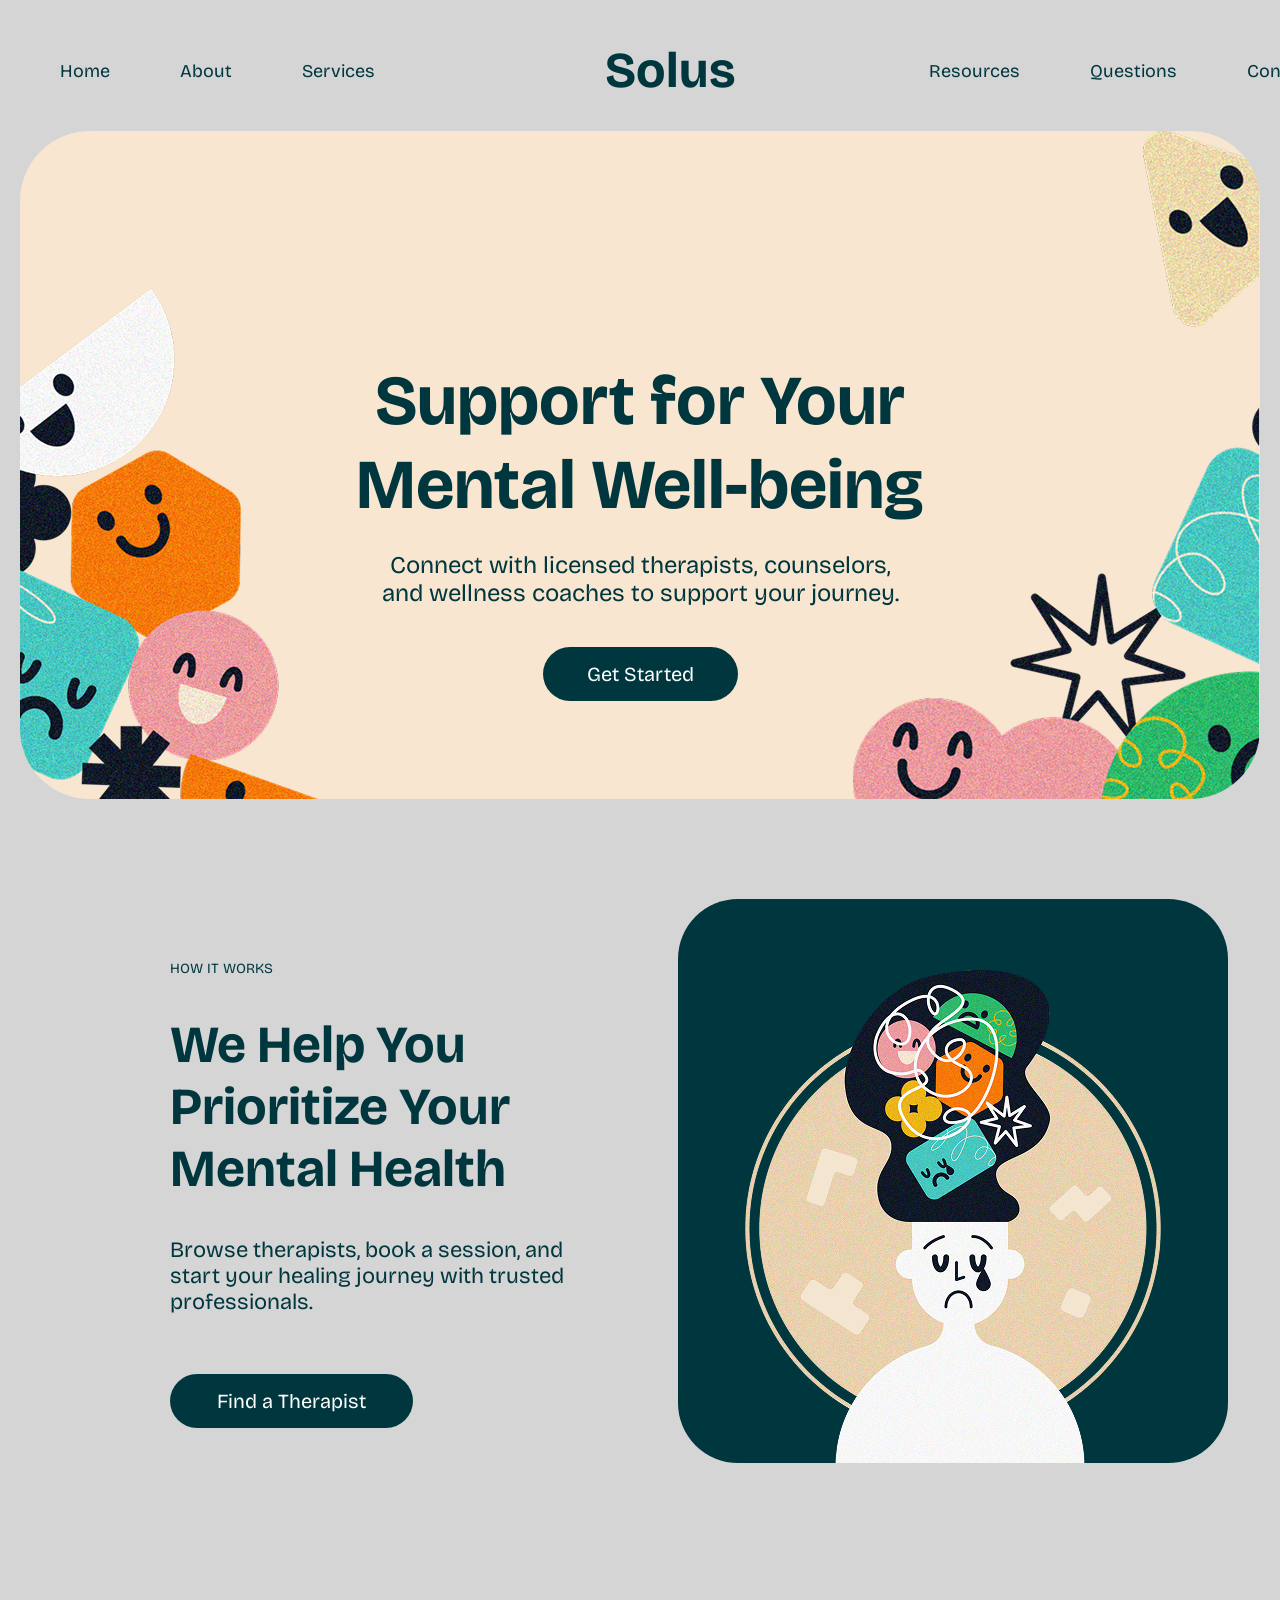
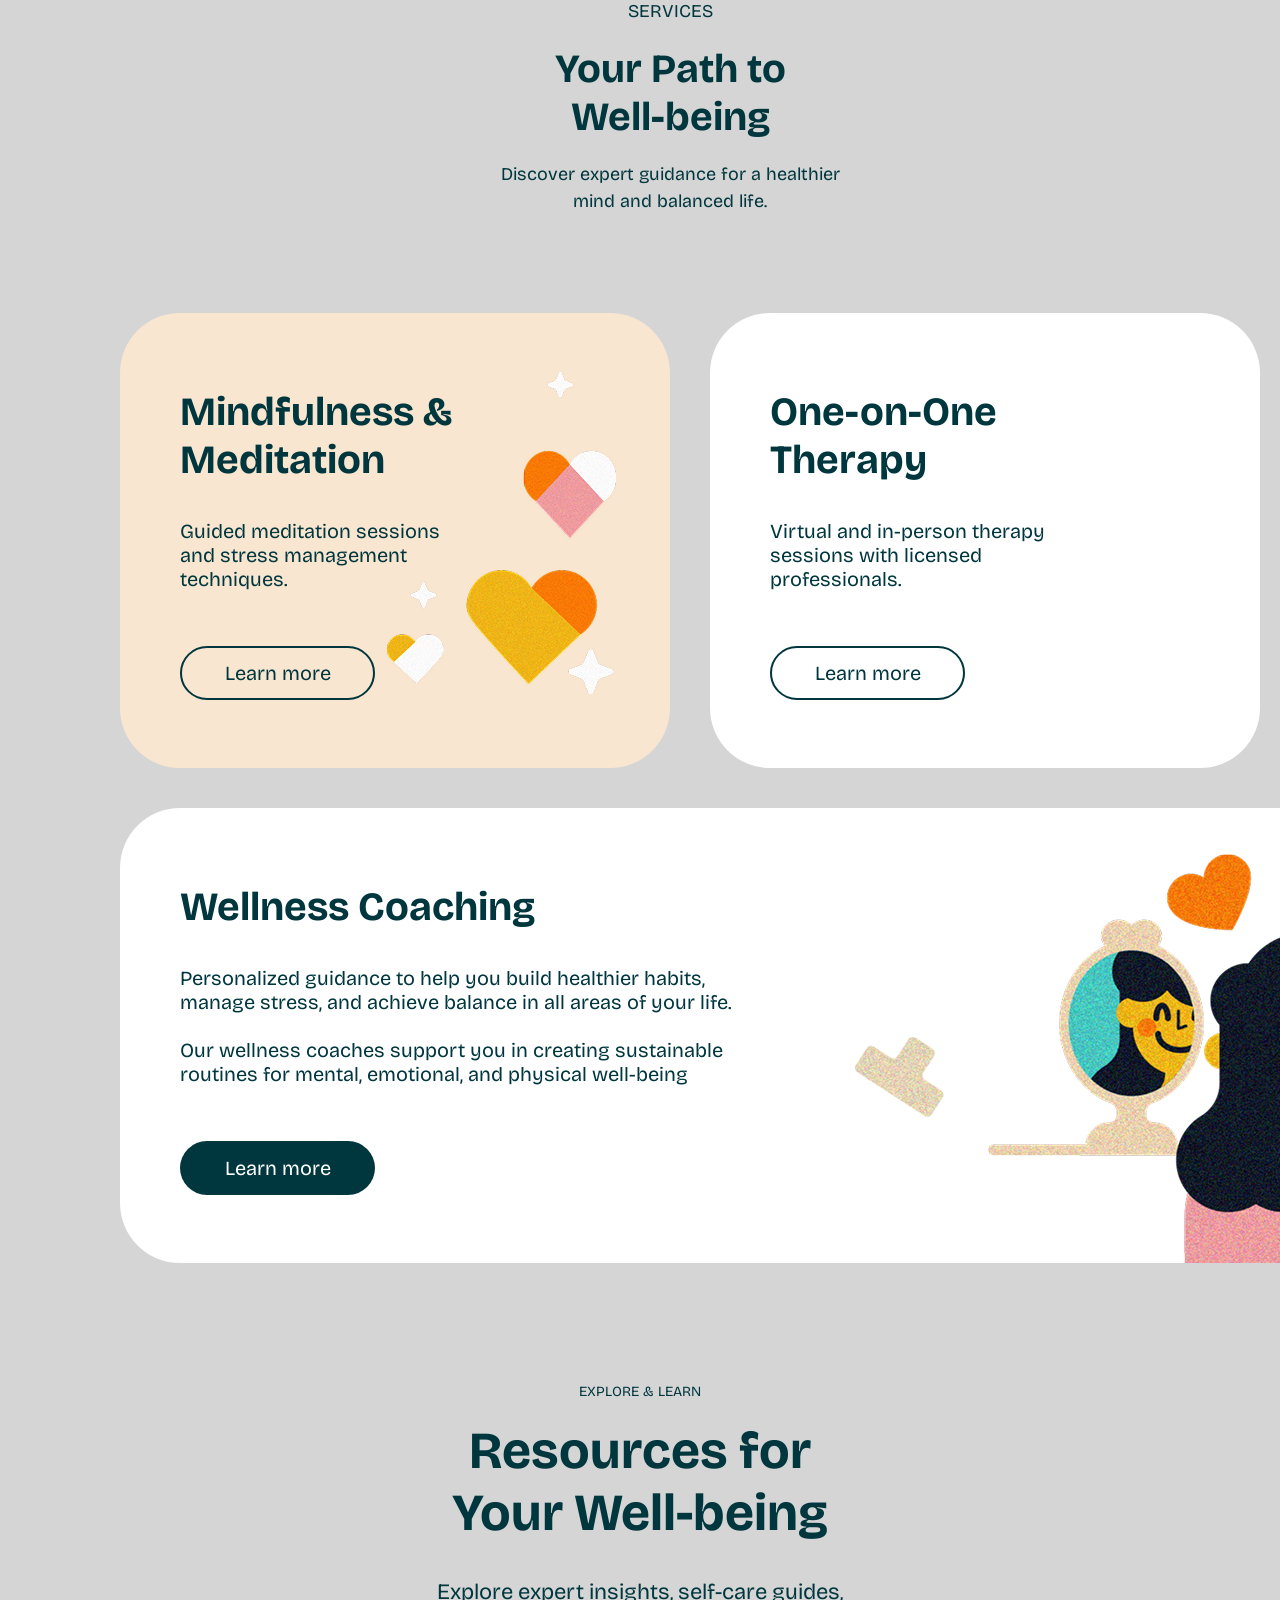
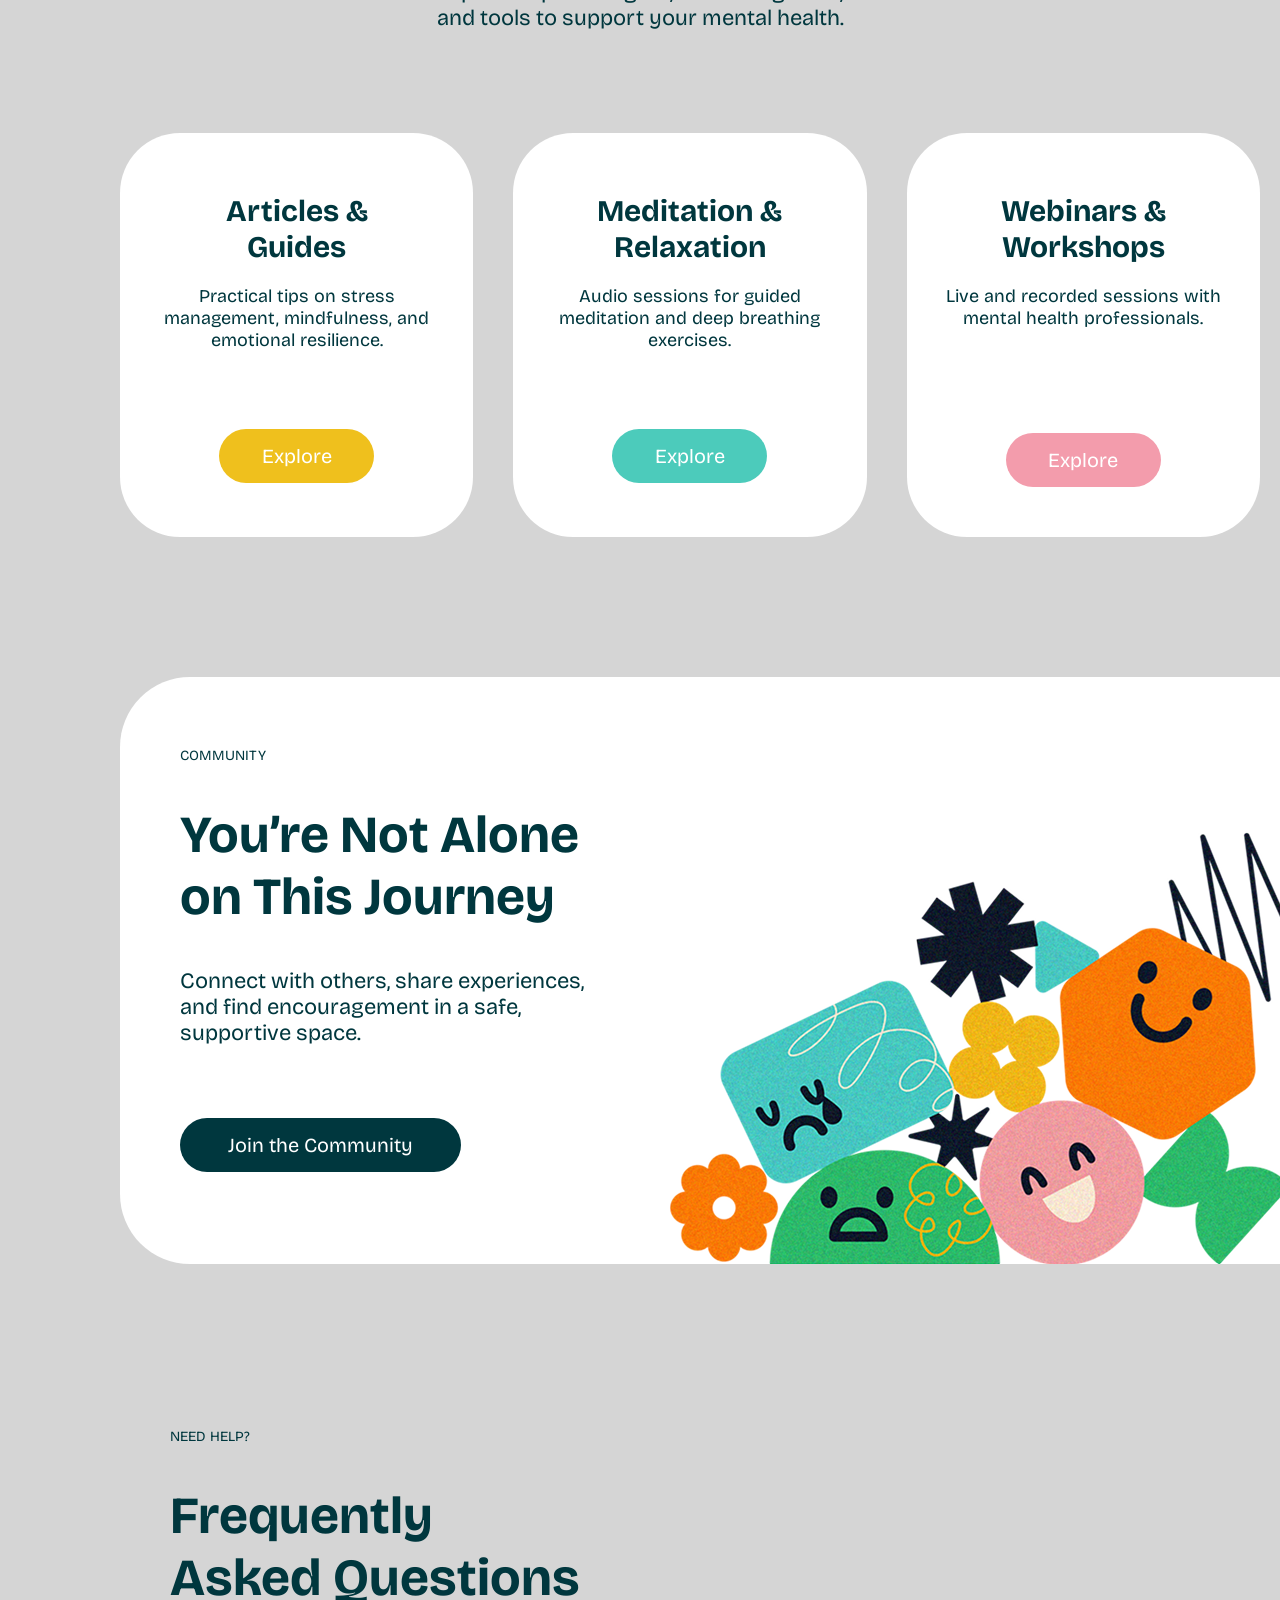
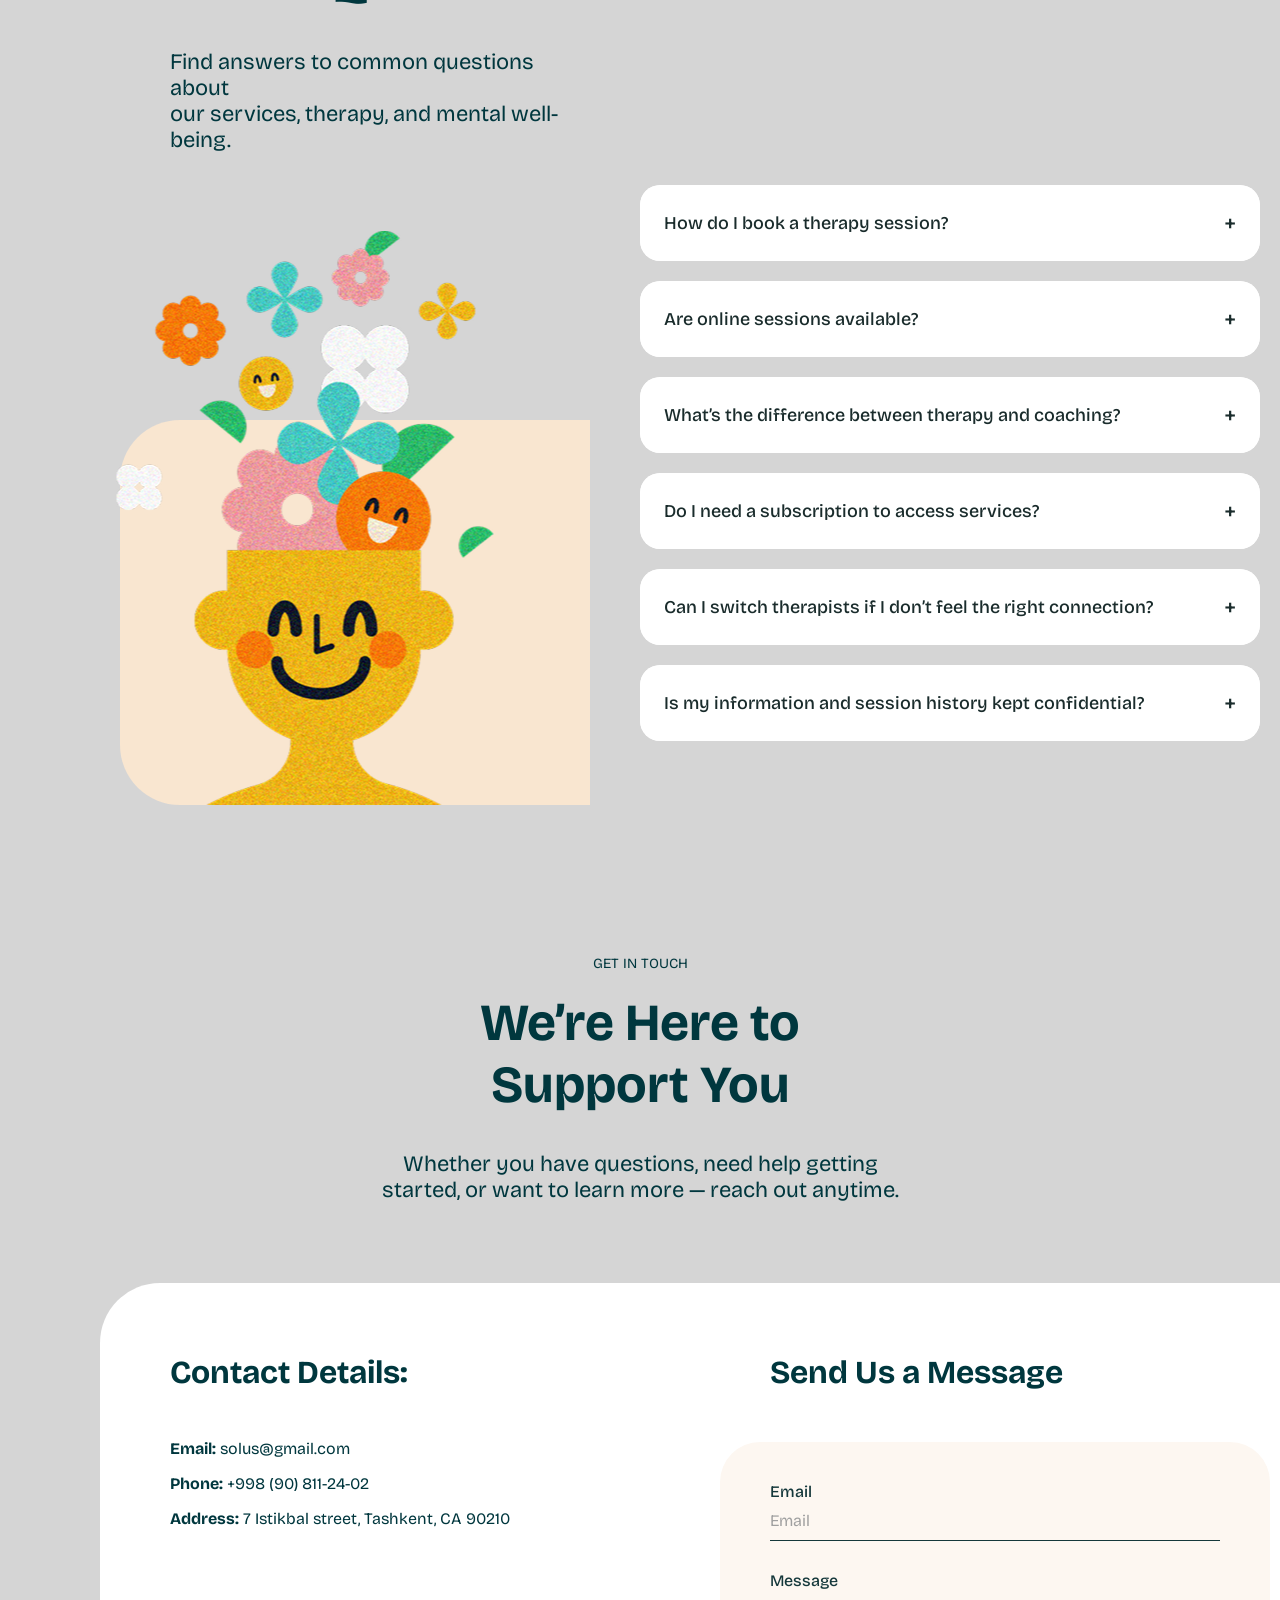
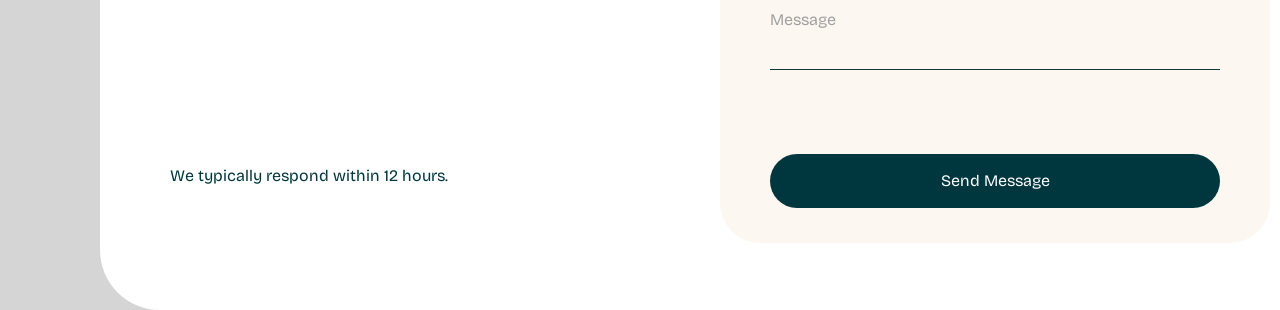
<file: index.html>
<!DOCTYPE html>
<html lang="en">
<head>
    <meta charset="UTF-8">
    <meta name="viewport" content="width=device-width, initial-scale=1.0">
    <title>Solus</title>
    <link rel="stylesheet" href="style.css">
    <link rel="preconnect" href="https://fonts.googleapis.com">
    <link rel="preconnect" href="https://fonts.gstatic.com" crossorigin>
    <link href="https://fonts.googleapis.com/css2?family=Bricolage+Grotesque:opsz,wght@12..96,200..800&family=Playfair+Display:ital,wght@0,400..900;1,400..900&family=Work+Sans:ital,wght@0,100..900;1,100..900&display=swap" rel="stylesheet">
    <link rel="icon" href="illustration_4.png" type="image/png">
</head>
<body> 
  <div class="container">

    <!--Navigation-->
<div class="scroll">
  
        <nav class="navbar">
            <ul class="fx">
                <li><a href="#sec1">Home</a></li>
                <li><a href="#sec2">About</a></li>
                <li><a href="#sec3">Services</a></li>
            </ul> 

            <div class="lx">Solus</div>

            <ul class="sx">
                <li><a href="#sec4">Resources</a></li>
                <li><a href="#sec5">Questions</a></li>
                <li><a href="#sec6">Contact</a></li>
            </ul> 
        </nav>
    
</div>

<!--Home-->

<div class="scroll">
    <section class="getstarted" id="sec1">
        <div class="getstart">
            <h1 class="support">Support for Your <br> Mental Well-being</h1> 
            <p class="supporttext">Connect with licensed therapists, counselors, <br>
                 and wellness coaches to support your journey.</p>
            <button class="started">Get Started</button>
            <img src="Illustration_1.png" class="ilus1">
            <img src="Illustration_2.png" class="ilus2">
        </div>
    </section>
</div>

<!--About-->

<div class="scroll">
    <div class="row" id="sec2">
        <div class="box-left">
            <p class="how">HOW IT WORKS</p>
            <h1 class="helpu">We Help You <br>Prioritize Your <br> Mental Health</h1>
            <p class="how1">Browse therapists, book a session, and <br> start your healing journey with trusted <br>
                professionals.</p>
            <button class="find">Find a Therapist</button>
        </div>
        <div class="box-right"> 
            <img src="Illustration_3.png" class="ilus3">
        </div>
    </div>
</div>

<!--Services-->

<div class="scroll">
    <div class="serv" id="sec3">
        <div class="container">
            <div class="first">
                <p>SERVICES</p>
                <h1>Your Path to <br> Well-being</h1>
                <p>Discover expert guidance for a healthier <br> mind and balanced life.</p>
            </div>
        </div>
    </div>
</div>

<div class="scroll">
    <div class="row1">
        <div class="boxleft">
            <h1 class="hh">Mindfulness & <br>Meditation</h1>
            <p class="box">Guided meditation sessions <br> and stress management  <br> techniques.</p>
            <button class="lear">Learn more</button>
            <img src="Illustration_10.png" class="ilus10">
        </div>

        <div class="boxright">
            <h1 class="hh">One-on-One <br>Therapy</h1>
            <p class="box">Virtual and in-person therapy <br>sessions with licensed <br>professionals.</p>
            <button class="lear">Learn more</button>
        </div>
    </div>
</div>

<div class="scroll">
  <div class="coach">
    <h1 class="wel">Wellness Coaching</h1>
    <p class="first">Personalized guidance to help you build healthier habits,<br> 
      manage stress, and achieve balance in all areas of your life. <br> <br>

      Our wellness coaches support you in creating sustainable <br> routines for mental, emotional, and physical well-being</p>

      <button class="learn">Learn more</button>
      <img src="illustration_6.png"  class="ilus6">
  </div>
</div>

<!--Resources-->

<div class="scroll">
  <div class="res1" id="sec4">
    <p class="p1">EXPLORE & LEARN</p>
    <h1 class="res">Resources for <br> Your Well-being</h1>
    <p class="p2">Explore expert insights, self-care guides,<br>
       and tools to support your mental health.</p>
  </div>
</div>

<div class="scroll">
  <div class="row2">
    <div class="box1">
      <h1 class="res1">Articles & <br>Guides</h1>
      <p class="res2">Practical tips on stress <br>management, mindfulness, and <br> emotional resilience.</p>
      <button class="ress1">Explore</button>
    </div>

    <div class="box2">
      <h1 class="res1">Meditation & <br>Relaxation</h1>
      <p class="res2">Audio sessions for guided <br>meditation and deep breathing <br>exercises.</p>
      <button class="ress2">Explore</button>
    </div>

    <div class="box3">
      <h1 class="res1">Webinars &  <br>Workshops</h1>
      <p class="res2">Live and recorded sessions with <br>mental health professionals. </p>
      <button class="ress3">Explore</button>
    </div>
  </div>
</div>

<div class="scroll">
  <div class="com">
    <p class="com1">COMMUNITY</p>
    <h1 class="com2">You’re Not Alone <br>on This Journey</h1>
    <p class="com3">Connect with others, share experiences, <br>and find encouragement in a safe,<br>
       supportive space.</p>
    <button class="combut">Join the Community</button>
    <img src="Illustration_11.png" class="ilus11">
  </div>
</div>

<!--left-->

<div class="scroll">
  <div class="row3" id="sec5">
    <div class="left">
      <p class="left1">NEED HELP?</p>
      <h1 class="left2">Frequently <br>Asked Questions</h1>
      <p class="left3">Find answers to common questions about <br>our services, therapy, 
        and mental well- <br>being.</p>

        <div class="prosta"></div>
        <img src="illustration_4.png" class="ilus4">
    </div>

    <!--Right-->

    <div class="right">
     
      <div class="faq-container">
        <div class="faq-box-wrapper">
          <div class="faq-box">
            <div class="faq-question">How do I book a therapy session?</div>
            <div class="faq-toggle">+</div>
          </div>
          <div class="faq-answer">
            <div class="faq-answer-content">
              You can book a therapy session through our website by selecting your preferred therapist and time slot.
            </div>
          </div>
        </div>
    
        <div class="faq-box-wrapper">
          <div class="faq-box">
            <div class="faq-question">Are online sessions available?</div>
            <div class="faq-toggle">+</div>
          </div>
          <div class="faq-answer">
            <div class="faq-answer-content">
              Yes, we offer secure and confidential online sessions via video calls.
            </div>
          </div>
        </div>
    
        <div class="faq-box-wrapper">
          <div class="faq-box">
            <div class="faq-question">What’s the difference between therapy and coaching?</div>
            <div class="faq-toggle">+</div>
          </div>
          <div class="faq-answer">
            <div class="faq-answer-content">
              Therapy focuses on mental health and emotional healing, while coaching supports personal and professional growth.
            </div>
          </div>
        </div>
    
        <div class="faq-box-wrapper">
          <div class="faq-box">
            <div class="faq-question">Do I need a subscription to access services?</div>
            <div class="faq-toggle">+</div>
          </div>
          <div class="faq-answer">
            <div class="faq-answer-content">
              No, you can access services on a per-session basis or choose a subscription for discounted rates.
            </div>
          </div>
        </div>
    
        <div class="faq-box-wrapper">
          <div class="faq-box">
            <div class="faq-question">Can I switch therapists if I don’t feel the right connection?</div>
            <div class="faq-toggle">+</div>
          </div>
          <div class="faq-answer">
            <div class="faq-answer-content">
              Absolutely. We encourage you to find the therapist who’s the best fit for you.
            </div>
          </div>
        </div>
    
        <div class="faq-box-wrapper">
          <div class="faq-box">
            <div class="faq-question">Is my information and session history kept confidential?</div>
            <div class="faq-toggle">+</div>
          </div>
          <div class="faq-answer">
            <div class="faq-answer-content">
              Yes, all your data is encrypted and stored securely in compliance with privacy regulations.
            </div>
          </div>
        </div>
    
      </div>

    </div>
   </div>

  </div>
</div>

<!--Get in touch-->

<div class="scroll">
<div class="getin">
  <p class="get1">GET IN TOUCH</p>
  <h1 class="get2">We’re Here to <br> Support You</h1>
  <p class="get3">Whether you have questions, need help getting <br>
    started, or want to learn more — reach out anytime.</p>
</div>
</div>

<!--Section Contacts-->
<div class="scroll">
  <div class="row4" id="sec6">

    <div class="contact">
      <h1 class="cont1">Contact Details:</h1>
      <p class="cont2"> <strong>Email: </strong>solus@gmail.com</p>
      <p class="cont3"><strong>Phone:</strong> +998 (90) 811-24-02</p>
      <p class="cont4"><strong>Address:</strong> 7 Istikbal street, Tashkent, CA 90210</p>
      <p class="cont5">We typically respond within 12 hours.</p>
    </div>

    <div class="contact2">
      <h1 class="em1">Send Us a Message</h1>
      <div class="emailbox">
      <form> 
        <label for="email">Email</label>
        <input type="email" id="email" placeholder="Email" required />

        <label for="message">Message</label>
        <textarea id="message" placeholder="Message" required></textarea>

        <button type="submit">Send Message</button>
      </form>
    </div>
    </div>

  </div>
</div>

</div>

<!--script for scroll and faq-->


<script>
    document.addEventListener("DOMContentLoaded", () => {
        const fadeElements = document.querySelectorAll('.scroll');

        const observer = new IntersectionObserver((entries, observer) => {
            entries.forEach(entry => {
                if (entry.isIntersecting) {
                    entry.target.classList.add('visible');
                    observer.unobserve(entry.target);
                }
            });
        }, {
            threshold: 0.1
        });

        fadeElements.forEach(el => observer.observe(el));
    });
</script>

<script>
  document.querySelectorAll('.faq-box-wrapper').forEach(wrapper => {
    const question = wrapper.querySelector('.faq-box');
    question.addEventListener('click', () => {
      wrapper.classList.toggle('open');
    });
  });
</script>

</body>
</html>
</file>
<file: style.css>
* {
  box-sizing: border-box;
}

html, body {
  margin: 0;
  padding: 0;
  font-family: 'Bricolage Grotesque', sans-serif;
  background-color: #d5d5d5;
  color: rgba(0, 55, 62, 1);
  overflow-x: hidden; 
}


.container {
  max-width: 1440px;
  width: 100%;
  margin: 0 auto;
  padding: 0 20px;
  display: block;           
}

/* Навигация*/


nav.navbar {
  display: flex;
  justify-content: space-between;
  align-items: center;
  margin-top: 40px;
}

ul.fx, ul.sx {
  display: flex;
  list-style: none;
  gap: 70px;
}



li {
  font-size: 18px;
  color: rgba(0, 55, 62, 1);
}

.lx {
  font-weight: bold;
  font-size: 50px;
  color: rgba(0, 55, 62, 1);
  margin-left: 230px;
  margin-right: 154px;
}

li a {
  text-decoration: none; 
  color: inherit;         
  display: block;         
}

li a:visited,
li a:hover,
li a:active {
  color: inherit;       
  text-decoration: none;  
}


/* Стартовая секция */
.getstart {
  background-color: rgba(249, 230, 208, 1);
  height: 668px;
  width: 1240px;
  margin: 0 auto;
  border-radius: 70px;
  position: relative;
  overflow: hidden;
  margin-top: 30px;
}

h1.support {
  font-weight: bold;
  font-size: 70px;
  padding-top: 170px;
  margin-bottom: 20px;
  color: rgba(0, 55, 62, 1);
  text-align: center;
}

p.supporttext {
  font-size: 24px;
  color: rgba(0, 55, 62, 1);
  margin-bottom: 40px;
  text-align: center;
}

button.started {
  display: block;
  height: 54px;
  width: 195px;
  border-radius: 30px;
  background-color: rgba(0, 55, 62, 1);
  color: white;
  font-size: 20px;
  align-items: center;
  border: none;
  margin: 0 auto;
  font-family: 'Bricolage Grotesque', sans-serif;
}

button.started:hover {
  background-color: transparent;
  color: rgba(0, 55, 62, 1);
  border: 2px solid rgba(0, 55, 62, 1);
}

img.ilus1, img.ilus2 {
  position: absolute;
  max-width: 100%;
  height: auto;
}

img.ilus1 {
  right: 0;
  top: 0;
}

img.ilus2 {
  left: 0;
  bottom: 0;
}

/* Секция "Как это работает" */
.row {
  display: flex;
  gap: 114px;
  
}

.box-left {
  margin-top: 147px;
  margin-left: 150px;
  color: rgba(0, 55, 62, 1);
}

.helpu{
  margin-top: 37px;
  font-size: 52px;
}

p.how {
  font-size: 14px;
}

p.how1 {
  margin-top: 37px;
  font-size: 22px;
}

button.find {
  margin-top: 37px;
  height: 54px;
  width: 243px;
  border-radius: 30px;
  background-color: rgba(0, 55, 62, 1);
  color: white;
  font-size: 20px;
  border: none;
  font-family: 'Bricolage Grotesque', sans-serif;
}

button.find:hover {
  background-color: transparent;
  color: rgba(0, 55, 62, 1);
  border: 2px solid rgba(0, 55, 62, 1);
}

.box-right {
  margin-top: 100px;
  background-color: rgba(0, 55, 62, 1);
  height: 564px;
  width: 550px;
  border-radius: 60px;
  display: flex;
  justify-content: center;
  align-items: center;
  position: relative;
  overflow: hidden;
}

img.ilus3 {
  max-width: 100%;
  height: auto;
  position: absolute;
  bottom: 0;
}

/* Секция услуг */
.serv {
  padding-top: 100px;
}

div.first {
  text-align: center;
}

div.first p {
  font-size: 18px;
}

div.first h1 {
  font-size: 40px;
  margin: 20px 0;
}

div.first p {
  font-size: 18px;
  line-height: 1.5;
}

/* Секция "Mindfulness & Meditation" и "One-on-One Therapy" */
.row1 {
  display: flex;
  gap: 40px;
  padding-top: 80px;
  padding-left: 100px;
}

.boxleft, .boxright {
  height: 455px;
  width: 600px;
  border-radius: 60px;
}

.boxleft {
  background-color: rgba(249, 230, 208, 1);
  
  text-align: left;
  position: relative;
  overflow: hidden;
}

.boxright {
  background-color: white;
  text-align: left;
}

button.lear {
  height: 54px;
  width: 195px;
  border-radius: 30px;
  background-color: transparent;
  border: 2px solid rgba(0, 55, 62, 1);
  color: rgba(0, 55, 62, 1);
  font-size: 20px;
  margin-left: 60px;
  margin-top: 35px;
  font-family: 'Bricolage Grotesque', sans-serif;
}

button.lear:hover {
  background-color: rgba(0, 55, 62, 1);
  color: white;
  border: none;
}

.hh {
  font-size: 40px;
  color: rgba(0, 55, 62, 1);
  margin-left: 60px;
  margin-top: 75px;
}

.box {
  font-size: 20px;
  color: rgba(0, 55, 62, 1);
  margin-left: 60px;
  margin-top: 35px;
}

.ilus10 {
  position: absolute;
  max-width: 100%;
  height: auto;
  right: 52.8px;
  bottom: 74px;
}

/* Секция "Wellness Coaching" */

.coach {
  background-color: white;
  height: 455px;
  width: 1240px;
  border-radius: 60px;
  margin-left: 100px;
  margin-top: 40px;
  position: relative;
  overflow: hidden;
  text-align: left;
}

.ilus6{
  position: absolute;
  max-width: 100%;
  height: auto;
  right: 0;
  bottom: 0;
}

.wel, .first, .learn {
  margin-left: 60px;
}

.wel{
  margin-top: 75px;
  font-size: 40px;
}

.first{
  margin-top: 35px;
  font-size: 20px;
}

.learn{
  height: 54px;
  width: 195px;
  border-radius: 30px;
  background-color: rgba(0, 55, 62, 1);
  color: white;
  border: none;
  font-size: 20px;
  margin-top: 35px;
  font-family: 'Bricolage Grotesque', sans-serif;
}

button.learn:hover {
  background-color: transparent;
  border: 2px solid rgba(0, 55, 62, 1);
  color: rgba(0, 55, 62, 1);
}

/* Секция Ресурсов */

.p1 {
  margin-top: 120px;
  font-size: 14px;
  text-align: center;
}

.res{
  margin-top: 20px;
  font-size: 52px;
  text-align: center;
}

.p2{
  margin-top: 20px;
  font-size: 22px;
  text-align: center;
}

.row2 {
  display: flex;
  gap: 40px;
  margin-left: 100px;
}

.box1, .box2, .box3 {
  margin-top: 80px;
  height: 404px;
  width: 387px;
  background-color: white;
  border-radius: 60px;
  text-align: center;
}

.res1 {
  margin-top: 60px;
  font-size: 30px;
}

.res2 {
  font-size: 18px;
  margin-top: 20px;
}

.ress1, .ress2{
  height: 54px;
  width: 155px;
  border-radius: 30px;
  border: none;
  color: white;
  font-size: 20px;
  margin-top: 60px;
  font-family: 'Bricolage Grotesque', sans-serif;
}

.ress3{
  height: 54px;
  width: 155px;
  border-radius: 30px;
  border: none;
  color: white;
  font-size: 20px;
  margin-top: 86px;
  font-family: 'Bricolage Grotesque', sans-serif;
}

.ress1 {
background-color: rgba(239, 192, 29, 1);
}

.ress2{
  background-color: rgba(76, 203, 187, 1);
}

.ress3 {
  background-color: rgba(243, 156, 172, 1);
}

.ress1:hover {
  background-color: transparent;
  color: rgba(239, 192, 29, 1);
  border: 2px solid rgba(239, 192, 29, 1);
}

.ress2:hover {
  background-color: transparent;
  color: rgba(76, 203, 187, 1);
  border: 2px solid rgba(76, 203, 187, 1);
}

.ress3:hover {
  background-color: transparent;
  color: rgba(243, 156, 172, 1);
  border: 2px solid rgba(243, 156, 172, 1);
}

/*Comunity*/

.com {
  height: 587px;
  width: 1240.47px;
  background-color: white;
  margin-top: 140px;
  margin-left: 100px;
  border-radius: 70px;
  position: relative;
  overflow: hidden;
  text-align: left;
}

.com1, .com2, .com3, .combut {
  margin-left: 60px;
}

.com1 {
  margin-top: 70px;
  font-size: 14px;
}

.com2{
  font-size: 52px;
  margin-top: 40px;
}

.com3{
  font-size: 22px;
  margin-top: 40px;
}

.combut{
  height: 54px;
  width: 281px;
  border-radius: 30px;
  border: none;
  color: white;
  font-size: 20px;
  margin-top: 50px;
  font-family: 'Bricolage Grotesque', sans-serif;
  background-color: rgba(0, 55, 62, 1);
}

.combut:hover {
  background-color: transparent;
  color: rgba(0, 55, 62, 1);
  border: 2px solid rgba(0, 55, 62, 1);
}

.ilus11{
  position: absolute;
  max-width: 100%;
  height: auto;
  right: 0;
  bottom: 0;
}

/*Section Questions*/

.row3 {
  display: flex;
  gap: 50px;
  margin-top: 150px;
  align-items: flex-start;
}

/*Left*/

.left {
 
  position: sticky;
  overflow: hidden;
}

.left1{
  margin-left: 150px;
  font-size: 14px;
}

.left2 {
  margin-top: 40px;
  margin-left: 150px;
  font-size: 52px;
}

.left3{
  margin-top: 40px;
  margin-left: 150px;
  font-size: 22px;
}

.prosta {
  width: 570px;
  height: 385px;
  background-color: rgba(249, 230, 208, 1);
  border-radius: 60px;
  margin-left: 100px;
  margin-top: 267px;
}

.ilus4 {
  position: absolute;
  bottom: 0;
  left: 50%;
  transform: translateX(-50%);
  max-width: 100%;
  height: auto;
}

/*Right*/
.right {
  margin-top: 371px;
}

.faq-container {
  display: flex;
  flex-direction: column;
  gap: 20px;
  width: 620px;
}

.faq-box-wrapper {
  overflow: hidden;
  border-radius: 20px;
  background-color: #ffffff;
  transition: all 0.3s ease;
}

.faq-box {
  background-color: #ffffff;
  border-radius: 20px;
  padding: 24px;
  display: flex;
  justify-content: space-between;
  align-items: center;
  font-family: 'Bricolage Grotesque', sans-serif;
  font-size: 18px;
  font-weight: 500;
  color: #1a2c2c;
  cursor: pointer;
  transition: background-color 0.3s;
}

.faq-box:hover {
  background-color: #f0f0f0;
}

.faq-question {
  flex: 1;
}

.faq-toggle {
  font-size: 24px;
  color: #1a2c2c;
  margin-left: 20px;
  transition: transform 0.3s;
}

.faq-box-wrapper.open .faq-toggle {
  transform: rotate(45deg);
}

.faq-answer {
  max-height: 0;
  overflow: hidden;
  transition: max-height 0.4s ease, padding 0.4s ease;
  background-color: #ffffff;
  border-radius: 0 0 20px 20px;
  padding: 0 24px;
  font-family: 'Bricolage Grotesque', sans-serif;
  font-size: 16px;
  color: #1a2c2c;
}

.faq-box-wrapper.open .faq-answer {
  max-height: 300px; 
  padding-top: 12px;
  padding-bottom: 24px;
}

/*get in touch*/
.getin{
  text-align: center;
  margin-top: 150px;
}

.get1{
  font-size: 14px;
}

.get2{
  margin-top: 20px;
  font-size: 52px;
}

.get3{
  margin-top: 20px;
  font-size: 22px;
}

/*Contacts*/

.row4{
  width: 1240px;
  height: 627px;
  background-color: white;
  border-radius: 60px;
  display: flex;
  margin-left: 100px;
  margin-top: 80px;
  gap: 70px;
 
}

.contact {
  height: 627px;
  width: 550px;
}

.contact h1, 
.contact p {
  margin-left: 70px;
}

.cont1 {
  margin-top: 70px;
  margin-bottom: 47px;
}

.cont2, .cont3 {
  margin-bottom: 15px;

}

.cont5 {
  margin-top: 238px;
}

.contact2 {
  height: 627px;
  width: 620px;
}

.em1{
  margin-top: 70px;
  margin-bottom: 50px;
  margin-left: 50px;
}

.emailbox {
  height: 401px;
  width: 550px;
  border-radius: 40px;
  background-color: rgba(253, 247, 241, 1);
  margin-top: 50px;
  box-sizing: border-box;
  display: flex;
  flex-direction: column;
  justify-content: space-between;
  padding: 40px 50px;
}

.emailbox label {
  font-size: 16px;
  margin-bottom: 5px;
  color: #15383B;
  font-weight: 500;
}

.emailbox input,
.emailbox textarea {
  width: 100%;
  border: none;
  border-bottom: 1px solid #15383B;
  margin-bottom: 30px;
  padding: 10px 0;
  font-size: 16px;
  background: transparent;
  color: #15383B;
  font-family: inherit;
}

.emailbox textarea {
  resize: none;
  height: 80px;
  padding: 20px 0 5px 0; 
}

.emailbox input::placeholder,
.emailbox textarea::placeholder {
  color: #A0A0A0;
  font-weight: 400;
  opacity: 1;
}

.emailbox textarea {
  resize: none;
  height: 80px;
}

.emailbox button {
  height: 54px;
  width: 450px;
  border-radius: 30px;
  border: none;
  color: white;
  font-size: 16px;
  background-color: rgba(0, 55, 62, 1);
  font-family: 'Bricolage Grotesque', sans-serif;
  cursor: pointer;
  transition: 0.3s ease;
  align-self: flex-start;
 
  margin-top: 50px;
}

.emailbox button:hover {
  background-color: transparent;
  color: rgba(0, 55, 62, 1);
  border: 2px solid rgba(0, 55, 62, 1);
}







/* Анимации скролла и вопросов */
.scroll {
  opacity: 0;
  transform: translateY(20px);
  transition: opacity 2s ease-out, transform 2s ease-out;
}

.scroll.visible {
  opacity: 1;
  transform: translateY(0);
}
</file>
